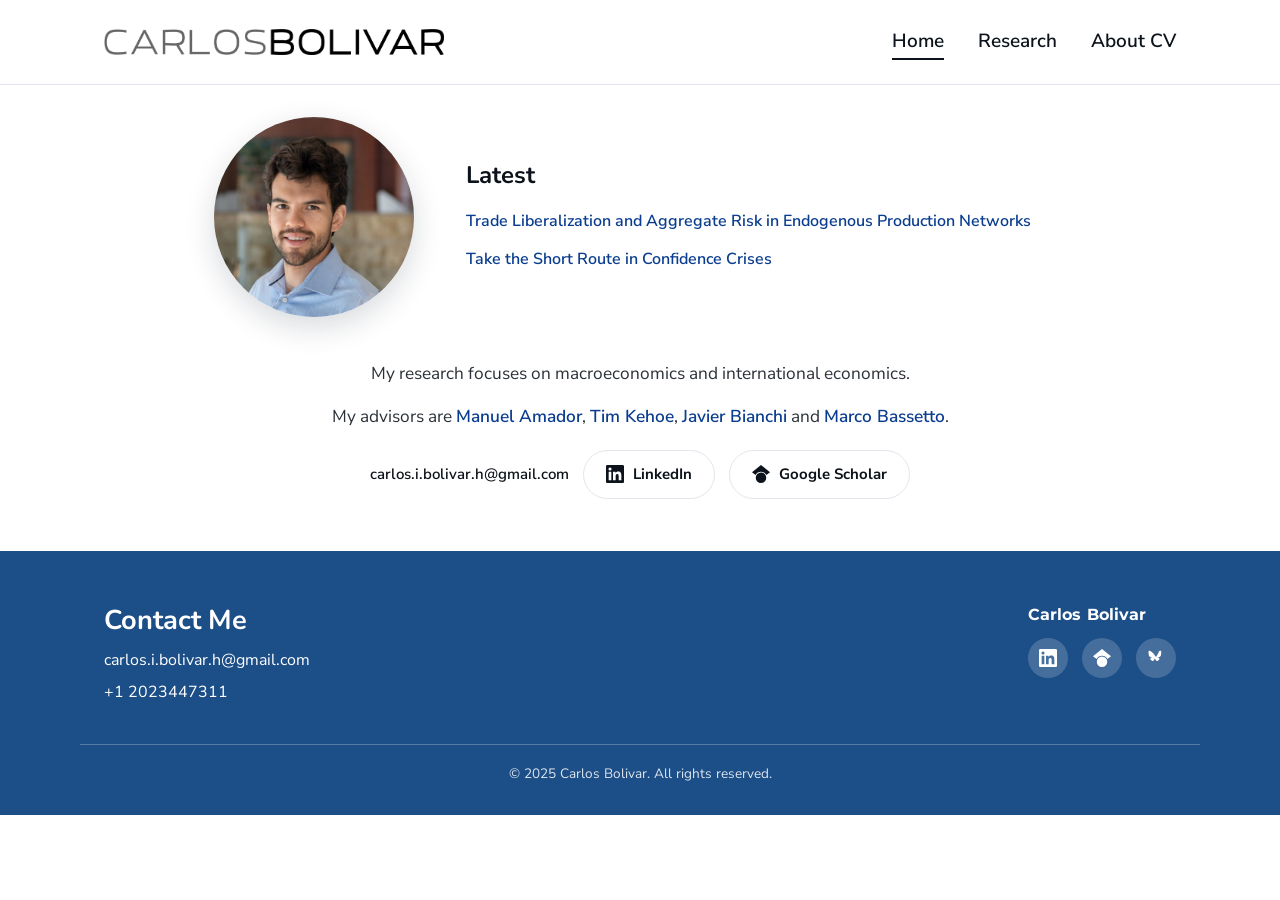
<file: index.html>
<!DOCTYPE html>
<html lang="en">
<head>
  <meta charset="UTF-8">
  <meta name="viewport" content="width=device-width, initial-scale=1.0">
  <title>Carlos Bolivar Ph.D. Student in Economics | Carlos Bolivar</title>
  <meta name="description" content="I am a Ph.D. candidate in Economics at the University of Minnesota and a Research Analyst at the Federal Reserve Bank of Minneapolis. My research focuses on macroeconomics and international economics.">
  <link rel="preconnect" href="https://fonts.googleapis.com">
  <link rel="preconnect" href="https://fonts.gstatic.com" crossorigin>
  <link href="https://fonts.googleapis.com/css2?family=Nunito:wght@300;400;600;700;800&family=Nunito+Sans:wght@300;400;600;700;800&family=Inter:wght@400;600;700&family=Montserrat:wght@500;600;700;800&display=swap" rel="stylesheet">
  <link rel="stylesheet" href="styles.css?v=2">
</head>
<body>
  <header class="navbar">
    <div class="container nav-inner">
      <a href="index.html" class="nav-logo"><img src="img/logo.png" alt="Carlos Bolivar"></a>
      <button class="nav-toggle" aria-label="Menu"><span></span><span></span><span></span></button>
      <ul class="nav-links">
        <li><a href="index.html" class="active">Home</a></li>
        <li><a href="research.html">Research</a></li>
        <li><a href="about-cv.html">About CV</a></li>
      </ul>
    </div>
  </header>

  <main class="profile">
    <div class="container">
      <div class="profile-top">
        <img class="profile-photo" src="img/photo.jpg" alt="Carlos Bolivar">
        <div class="latest-inner">
          <h2 class="latest-title">Latest</h2>
          <ul class="latest-list">
            <li><a href="Working_papers_drafts/Trade_Comovement_draft.pdf" target="_blank" rel="noopener">Trade Liberalization and Aggregate Risk in Endogenous Production Networks</a></li>
            <li><a href="Working_papers_drafts/Quantitative_Self_fulfilling_Crises.pdf" target="_blank" rel="noopener">Take the Short Route in Confidence Crises</a></li>
          </ul>
        </div>
      </div>
      <div class="profile-bio">
        <p>My research focuses on macroeconomics and international economics.</p>
        <p>My advisors are
           <a href="https://manuelamador.me/" target="_blank" rel="noopener">Manuel Amador</a>,
           <a href="https://users.econ.umn.edu/~tkehoe/" target="_blank" rel="noopener">Tim Kehoe</a>,
           <a href="http://www.javierbianchi.com/" target="_blank" rel="noopener">Javier Bianchi</a> and
           <a href="https://m-bassetto.github.io/" target="_blank" rel="noopener">Marco Bassetto</a>.</p>
      </div>
      <div class="profile-links">
        <a class="email-inline" href="mailto:carlos.i.bolivar.h@gmail.com">carlos.i.bolivar.h@gmail.com</a>
        <a class="link-btn" href="https://www.linkedin.com/in/carlos-ivan-bolivar-herrera-281843117/" target="_blank" rel="noopener">
          <svg viewBox="0 0 24 24" aria-hidden="true"><path d="M20.45 20.45h-3.56v-5.57c0-1.33 0-3.04-1.85-3.04-1.85 0-2.14 1.45-2.14 2.94v5.67H9.34V9h3.42v1.56h.05c.48-.9 1.64-1.85 3.38-1.85 3.6 0 4.27 2.37 4.27 5.46v6.28zM5.34 7.43a2.07 2.07 0 1 1 0-4.14 2.07 2.07 0 0 1 0 4.14zM7.12 20.45H3.55V9h3.57v11.45zM22.22 0H1.77C.8 0 0 .78 0 1.74v20.5C0 23.2.8 24 1.77 24h20.45c.98 0 1.78-.8 1.78-1.76V1.74C24 .78 23.2 0 22.22 0z"/></svg>
          LinkedIn
        </a>
        <a class="link-btn" href="https://scholar.google.com/citations?user=yZEQSfkAAAAJ&hl=en" target="_blank" rel="noopener">
          <svg viewBox="0 0 24 24" aria-hidden="true"><path d="M12 24a7 7 0 1 1 0-14 7 7 0 0 1 0 14zm0-24L0 9.5l4.84 3.77A8 8 0 0 1 12 9a8 8 0 0 1 7.16 4.27L24 9.5z"/></svg>
          Google Scholar
        </a>
      </div>
    </div>
  </main>

  <footer class="footer">
    <div class="container footer-inner">
      <div>
        <h4 class="big">Contact Me</h4>
        <p class="contact-line"><a href="mailto:carlos.i.bolivar.h@gmail.com">carlos.i.bolivar.h@gmail.com</a></p>
        <p class="contact-line"><a href="tel:+12023447311">+1 2023447311</a></p>
      </div>
      <div>
        <h4 class="brand">Carlos Bolivar</h4>
        <div class="socials">
          <a href="https://www.linkedin.com/in/carlos-ivan-bolivar-herrera-281843117/" target="_blank" rel="noopener" aria-label="LinkedIn"><svg viewBox="0 0 24 24"><path d="M20.45 20.45h-3.56v-5.57c0-1.33 0-3.04-1.85-3.04-1.85 0-2.14 1.45-2.14 2.94v5.67H9.34V9h3.42v1.56h.05c.48-.9 1.64-1.85 3.38-1.85 3.6 0 4.27 2.37 4.27 5.46v6.28zM5.34 7.43a2.07 2.07 0 1 1 0-4.14 2.07 2.07 0 0 1 0 4.14zM7.12 20.45H3.55V9h3.57v11.45zM22.22 0H1.77C.8 0 0 .78 0 1.74v20.5C0 23.2.8 24 1.77 24h20.45c.98 0 1.78-.8 1.78-1.76V1.74C24 .78 23.2 0 22.22 0z"/></svg></a>
          <a href="https://scholar.google.com/citations?user=yZEQSfkAAAAJ&hl=en" target="_blank" rel="noopener" aria-label="Google Scholar"><svg viewBox="0 0 24 24"><path d="M12 24a7 7 0 1 1 0-14 7 7 0 0 1 0 14zm0-24L0 9.5l4.84 3.77A8 8 0 0 1 12 9a8 8 0 0 1 7.16 4.27L24 9.5z"/></svg></a>
          <a href="https://bsky.app/profile/carlosbolivar03.bsky.social" target="_blank" rel="noopener" aria-label="Bluesky"><svg viewBox="0 0 24 24"><path d="M12 10.8C10.9 8.6 7.9 4.6 5.1 2.9 3.9 2.1 2 1.5 2 3.7c0 .5.3 4.1.4 4.7.6 2.3 2.9 2.9 5 2.6-3.1.5-3.8 2.1-2.1 3.7 3.2 3.1 4.6-.8 4.9-1.8.1-.2.2-.3.3-.3.1 0 .2.1.3.3.3 1 1.7 4.9 4.9 1.8 1.7-1.6 1-3.2-2.1-3.7 2.1.3 4.4-.3 5-2.6.1-.6.4-4.2.4-4.7 0-2.2-1.9-1.6-3.1-.8C16.1 4.6 13.1 8.6 12 10.8z"/></svg></a>
        </div>
      </div>
    </div>
    <div class="container footer-bottom">© 2025 Carlos Bolivar. All rights reserved.</div>
  </footer>

  <script src="script.js"></script>
</body>
</html>
</file>
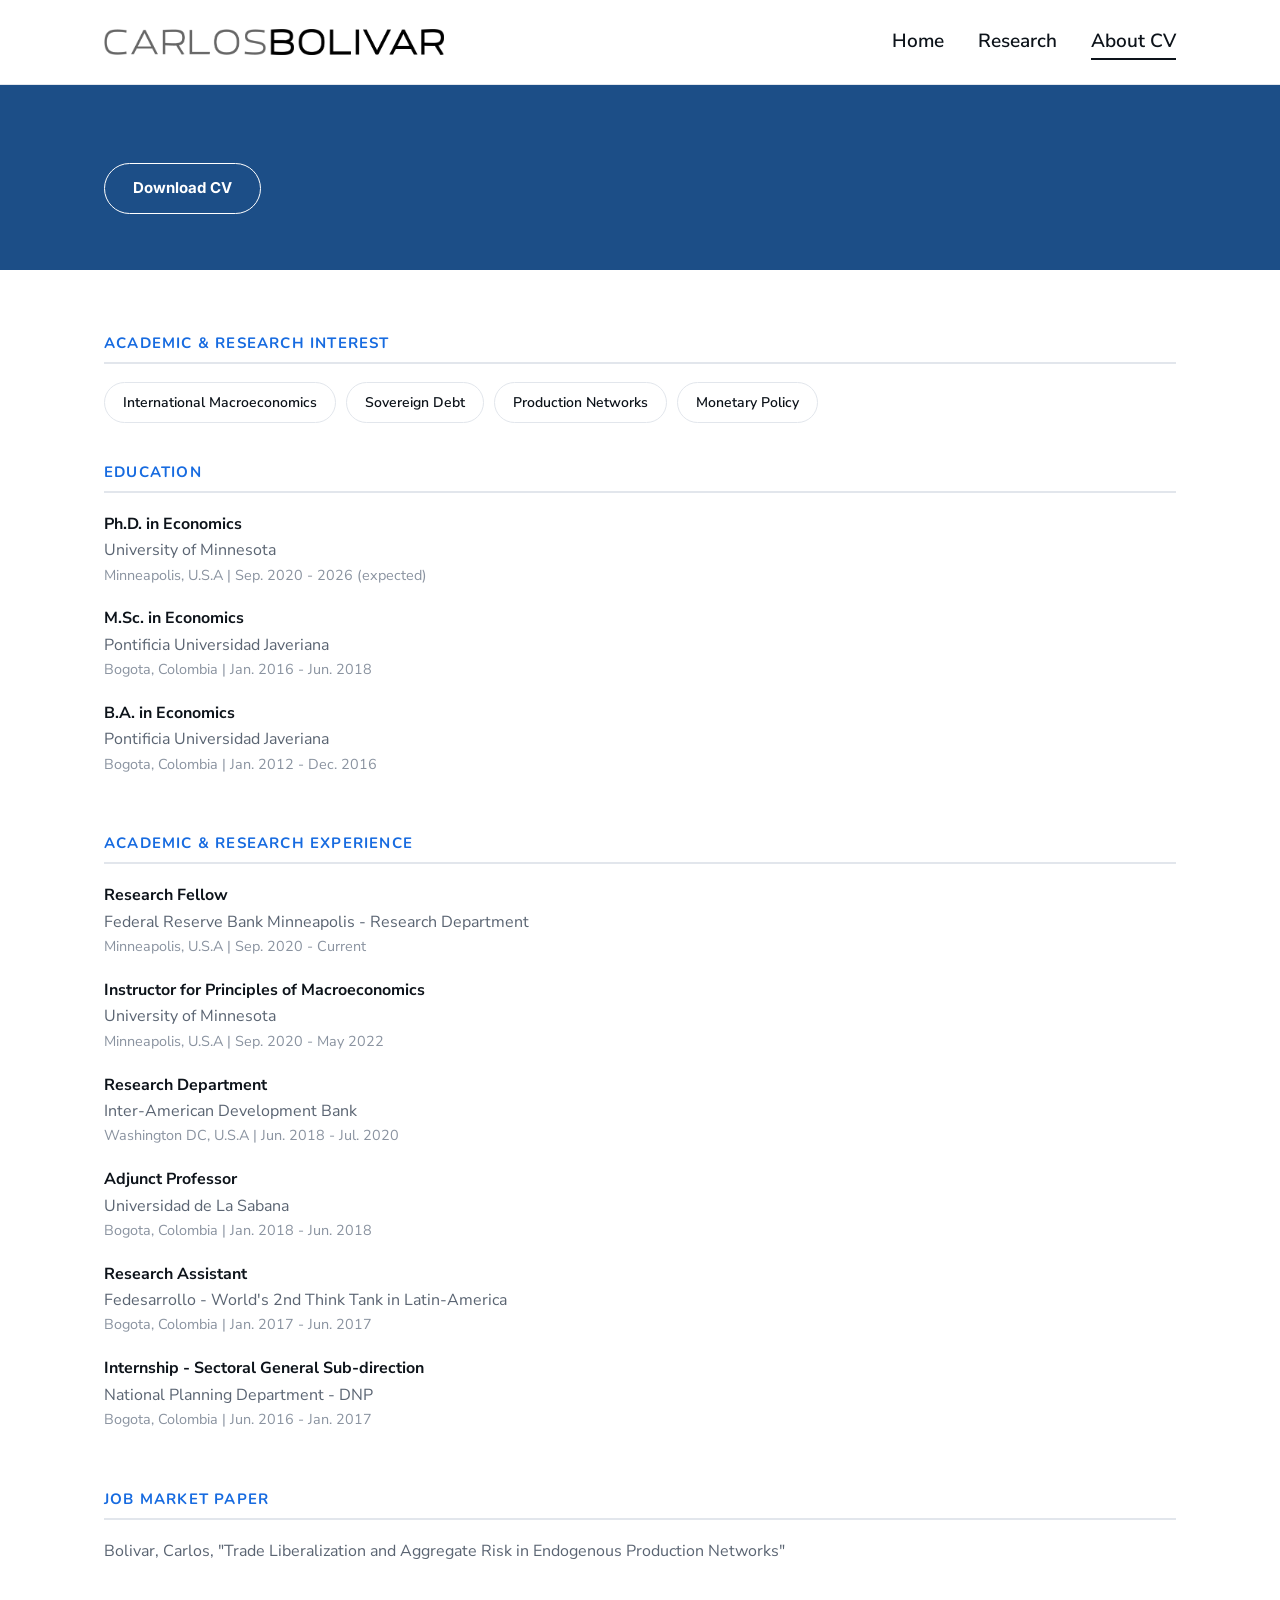
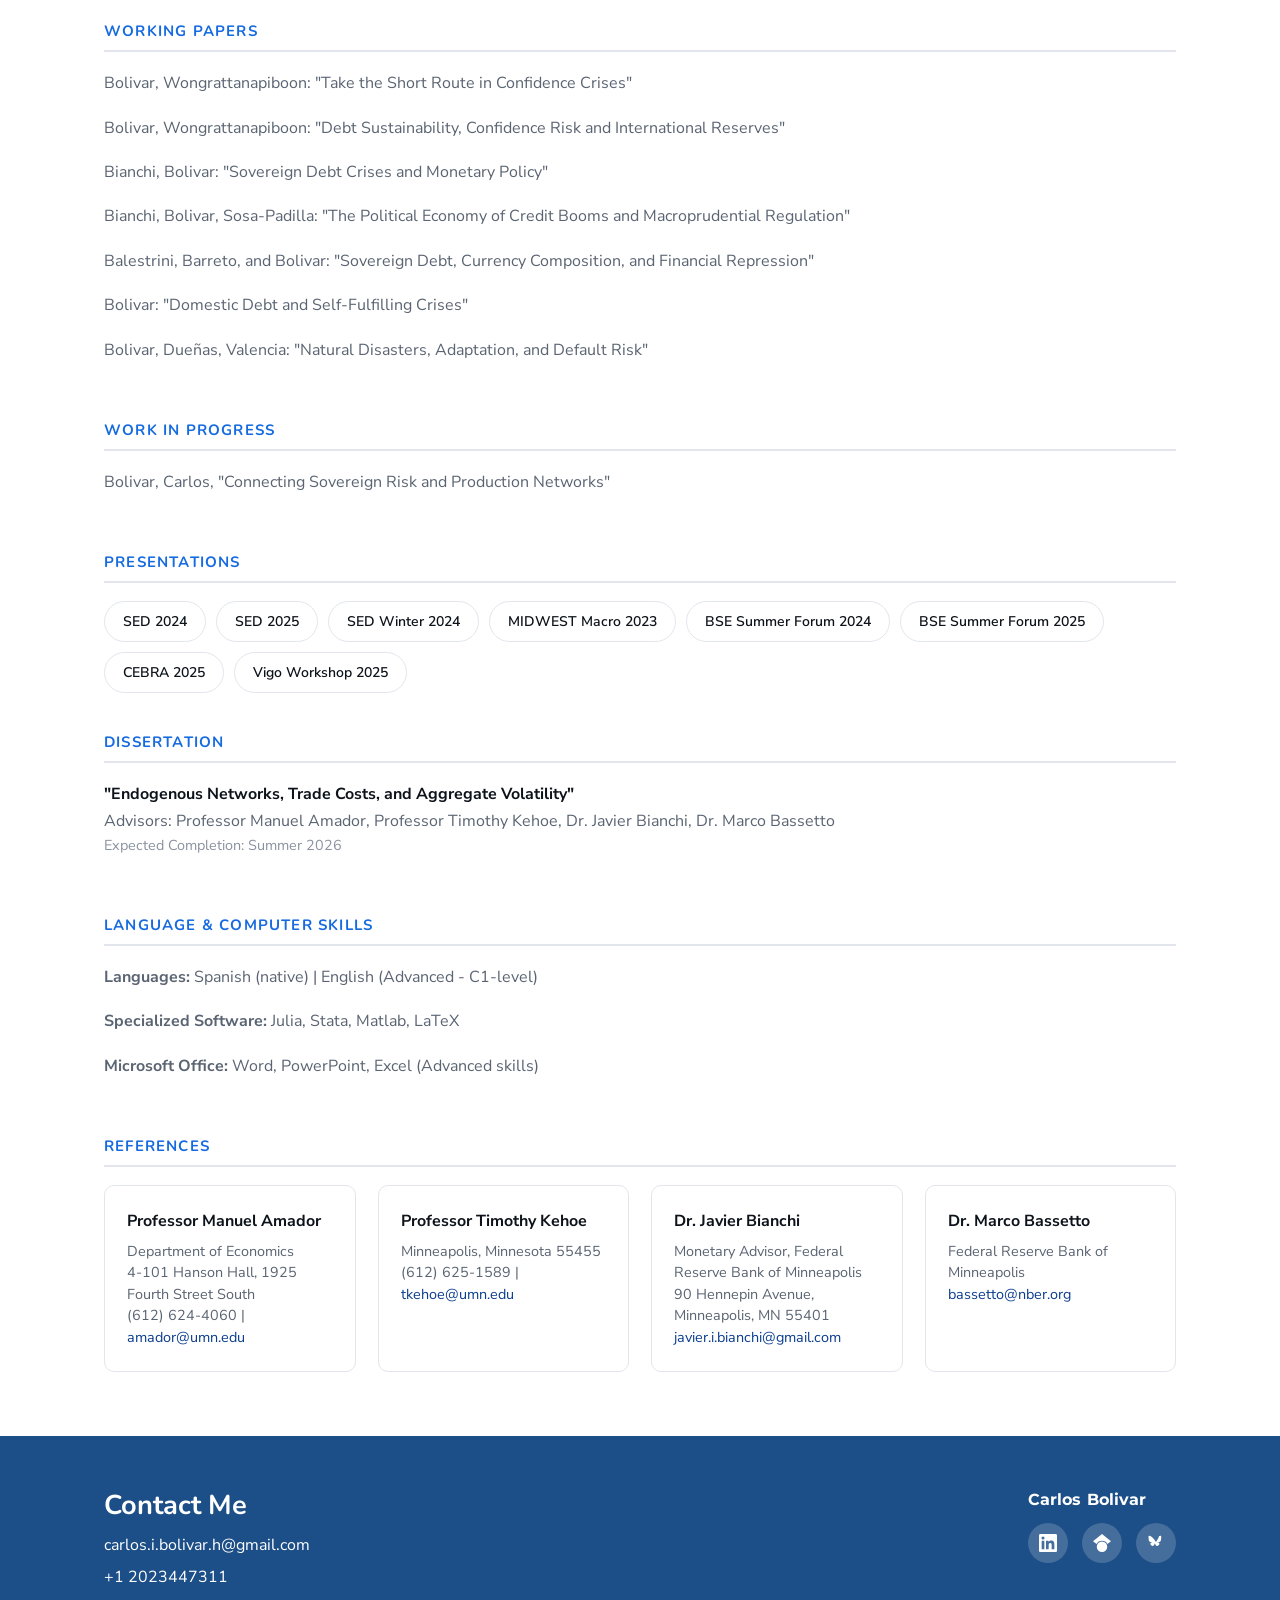
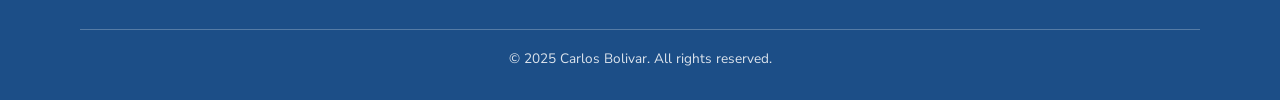
<file: about-cv.html>
<!DOCTYPE html>
<html lang="en">
<head>
  <meta charset="UTF-8">
  <meta name="viewport" content="width=device-width, initial-scale=1.0">
  <title>Carlos Bolivar - Ph.D. Student in Economics at University of Minnesota</title>
  <meta name="description" content="Curriculum vitae of Carlos Bolivar — education, experience, working papers and references.">
  <link rel="preconnect" href="https://fonts.googleapis.com">
  <link rel="preconnect" href="https://fonts.gstatic.com" crossorigin>
  <link href="https://fonts.googleapis.com/css2?family=Nunito:wght@300;400;600;700;800&family=Nunito+Sans:wght@300;400;600;700;800&family=Inter:wght@400;600;700&family=Montserrat:wght@500;600;700;800&display=swap" rel="stylesheet">
  <link rel="stylesheet" href="styles.css?v=2">
</head>
<body>
  <header class="navbar">
    <div class="container nav-inner">
      <a href="index.html" class="nav-logo"><img src="img/logo.png" alt="Carlos Bolivar"></a>
      <button class="nav-toggle" aria-label="Menu"><span></span><span></span><span></span></button>
      <ul class="nav-links">
        <li><a href="index.html">Home</a></li>
        <li><a href="research.html">Research</a></li>
        <li><a href="about-cv.html" class="active">About CV</a></li>
      </ul>
    </div>
  </header>

  <section class="cv-head">
    <div class="container">
      <div class="btn-row">
        <a class="btn btn-outline" href="img/CV_Carlos_Bolivar.pdf" target="_blank" rel="noopener">Download CV</a>
      </div>
    </div>
  </section>

  <section class="section">
    <div class="container cv-grid">

      <div class="cv-block">
        <h3>Academic &amp; Research Interest</h3>
        <div class="cv-tags">
          <span>International Macroeconomics</span>
          <span>Sovereign Debt</span>
          <span>Production Networks</span>
          <span>Monetary Policy</span>
        </div>
      </div>

      <div class="cv-block">
        <h3>Education</h3>
        <div class="cv-entry">
          <div class="role">Ph.D. in Economics</div>
          <div class="org">University of Minnesota</div>
          <div class="meta">Minneapolis, U.S.A | Sep. 2020 - 2026 (expected)</div>
        </div>
        <div class="cv-entry">
          <div class="role">M.Sc. in Economics</div>
          <div class="org">Pontificia Universidad Javeriana</div>
          <div class="meta">Bogota, Colombia | Jan. 2016 - Jun. 2018</div>
        </div>
        <div class="cv-entry">
          <div class="role">B.A. in Economics</div>
          <div class="org">Pontificia Universidad Javeriana</div>
          <div class="meta">Bogota, Colombia | Jan. 2012 - Dec. 2016</div>
        </div>
      </div>

      <div class="cv-block">
        <h3>Academic &amp; Research Experience</h3>
        <div class="cv-entry">
          <div class="role">Research Fellow</div>
          <div class="org">Federal Reserve Bank Minneapolis - Research Department</div>
          <div class="meta">Minneapolis, U.S.A | Sep. 2020 - Current</div>
        </div>
        <div class="cv-entry">
          <div class="role">Instructor for Principles of Macroeconomics</div>
          <div class="org">University of Minnesota</div>
          <div class="meta">Minneapolis, U.S.A | Sep. 2020 - May 2022</div>
        </div>
        <div class="cv-entry">
          <div class="role">Research Department</div>
          <div class="org">Inter-American Development Bank</div>
          <div class="meta">Washington DC, U.S.A | Jun. 2018 - Jul. 2020</div>
        </div>
        <div class="cv-entry">
          <div class="role">Adjunct Professor</div>
          <div class="org">Universidad de La Sabana</div>
          <div class="meta">Bogota, Colombia | Jan. 2018 - Jun. 2018</div>
        </div>
        <div class="cv-entry">
          <div class="role">Research Assistant</div>
          <div class="org">Fedesarrollo - World's 2nd Think Tank in Latin-America</div>
          <div class="meta">Bogota, Colombia | Jan. 2017 - Jun. 2017</div>
        </div>
        <div class="cv-entry">
          <div class="role">Internship - Sectoral General Sub-direction</div>
          <div class="org">National Planning Department - DNP</div>
          <div class="meta">Bogota, Colombia | Jun. 2016 - Jan. 2017</div>
        </div>
      </div>

      <div class="cv-block">
        <h3>Job Market Paper</h3>
        <div class="cv-entry">
          <div class="org">Bolivar, Carlos, "Trade Liberalization and Aggregate Risk in Endogenous Production Networks"</div>
        </div>
      </div>

      <div class="cv-block">
        <h3>Working Papers</h3>
        <div class="cv-entry"><div class="org">Bolivar, Wongrattanapiboon: "Take the Short Route in Confidence Crises"</div></div>
        <div class="cv-entry"><div class="org">Bolivar, Wongrattanapiboon: "Debt Sustainability, Confidence Risk and International Reserves"</div></div>
        <div class="cv-entry"><div class="org">Bianchi, Bolivar: "Sovereign Debt Crises and Monetary Policy"</div></div>
        <div class="cv-entry"><div class="org">Bianchi, Bolivar, Sosa-Padilla: "The Political Economy of Credit Booms and Macroprudential Regulation"</div></div>
        <div class="cv-entry"><div class="org">Balestrini, Barreto, and Bolivar: "Sovereign Debt, Currency Composition, and Financial Repression"</div></div>
        <div class="cv-entry"><div class="org">Bolivar: "Domestic Debt and Self-Fulfilling Crises"</div></div>
        <div class="cv-entry"><div class="org">Bolivar, Dueñas, Valencia: "Natural Disasters, Adaptation, and Default Risk"</div></div>
      </div>

      <div class="cv-block">
        <h3>Work in Progress</h3>
        <div class="cv-entry"><div class="org">Bolivar, Carlos, "Connecting Sovereign Risk and Production Networks"</div></div>
      </div>

      <div class="cv-block">
        <h3>Presentations</h3>
        <div class="cv-tags">
          <span>SED 2024</span><span>SED 2025</span><span>SED Winter 2024</span>
          <span>MIDWEST Macro 2023</span><span>BSE Summer Forum 2024</span><span>BSE Summer Forum 2025</span>
          <span>CEBRA 2025</span><span>Vigo Workshop 2025</span>
        </div>
      </div>

      <div class="cv-block">
        <h3>Dissertation</h3>
        <div class="cv-entry">
          <div class="role">"Endogenous Networks, Trade Costs, and Aggregate Volatility"</div>
          <div class="org">Advisors: Professor Manuel Amador, Professor Timothy Kehoe, Dr. Javier Bianchi, Dr. Marco Bassetto</div>
          <div class="meta">Expected Completion: Summer 2026</div>
        </div>
      </div>

      <div class="cv-block">
        <h3>Language &amp; Computer Skills</h3>
        <div class="cv-entry"><div class="org"><strong>Languages:</strong> Spanish (native) | English (Advanced - C1-level)</div></div>
        <div class="cv-entry"><div class="org"><strong>Specialized Software:</strong> Julia, Stata, Matlab, LaTeX</div></div>
        <div class="cv-entry"><div class="org"><strong>Microsoft Office:</strong> Word, PowerPoint, Excel (Advanced skills)</div></div>
      </div>

      <div class="cv-block">
        <h3>References</h3>
        <div class="refs">
          <div class="ref-card">
            <div class="name">Professor Manuel Amador</div>
            <div class="meta">Department of Economics<br>4-101 Hanson Hall, 1925 Fourth Street South</div>
            <div class="meta">(612) 624-4060 | <a href="mailto:amador@umn.edu">amador@umn.edu</a></div>
          </div>
          <div class="ref-card">
            <div class="name">Professor Timothy Kehoe</div>
            <div class="meta">Minneapolis, Minnesota 55455</div>
            <div class="meta">(612) 625-1589 | <a href="mailto:tkehoe@umn.edu">tkehoe@umn.edu</a></div>
          </div>
          <div class="ref-card">
            <div class="name">Dr. Javier Bianchi</div>
            <div class="meta">Monetary Advisor, Federal Reserve Bank of Minneapolis<br>90 Hennepin Avenue, Minneapolis, MN 55401</div>
            <div class="meta"><a href="mailto:javier.i.bianchi@gmail.com">javier.i.bianchi@gmail.com</a></div>
          </div>
          <div class="ref-card">
            <div class="name">Dr. Marco Bassetto</div>
            <div class="meta">Federal Reserve Bank of Minneapolis</div>
            <div class="meta"><a href="mailto:bassetto@nber.org">bassetto@nber.org</a></div>
          </div>
        </div>
      </div>

    </div>
  </section>

  <footer class="footer">
    <div class="container footer-inner">
      <div>
        <h4 class="big">Contact Me</h4>
        <p class="contact-line"><a href="mailto:carlos.i.bolivar.h@gmail.com">carlos.i.bolivar.h@gmail.com</a></p>
        <p class="contact-line"><a href="tel:+12023447311">+1 2023447311</a></p>
      </div>
      <div>
        <h4 class="brand">Carlos Bolivar</h4>
        <div class="socials">
          <a href="https://www.linkedin.com/in/carlos-ivan-bolivar-herrera-281843117/" target="_blank" rel="noopener" aria-label="LinkedIn"><svg viewBox="0 0 24 24"><path d="M20.45 20.45h-3.56v-5.57c0-1.33 0-3.04-1.85-3.04-1.85 0-2.14 1.45-2.14 2.94v5.67H9.34V9h3.42v1.56h.05c.48-.9 1.64-1.85 3.38-1.85 3.6 0 4.27 2.37 4.27 5.46v6.28zM5.34 7.43a2.07 2.07 0 1 1 0-4.14 2.07 2.07 0 0 1 0 4.14zM7.12 20.45H3.55V9h3.57v11.45zM22.22 0H1.77C.8 0 0 .78 0 1.74v20.5C0 23.2.8 24 1.77 24h20.45c.98 0 1.78-.8 1.78-1.76V1.74C24 .78 23.2 0 22.22 0z"/></svg></a>
          <a href="https://scholar.google.com/citations?user=yZEQSfkAAAAJ&hl=en" target="_blank" rel="noopener" aria-label="Google Scholar"><svg viewBox="0 0 24 24"><path d="M12 24a7 7 0 1 1 0-14 7 7 0 0 1 0 14zm0-24L0 9.5l4.84 3.77A8 8 0 0 1 12 9a8 8 0 0 1 7.16 4.27L24 9.5z"/></svg></a>
          <a href="https://bsky.app/profile/carlosbolivar03.bsky.social" target="_blank" rel="noopener" aria-label="Bluesky"><svg viewBox="0 0 24 24"><path d="M12 10.8C10.9 8.6 7.9 4.6 5.1 2.9 3.9 2.1 2 1.5 2 3.7c0 .5.3 4.1.4 4.7.6 2.3 2.9 2.9 5 2.6-3.1.5-3.8 2.1-2.1 3.7 3.2 3.1 4.6-.8 4.9-1.8.1-.2.2-.3.3-.3.1 0 .2.1.3.3.3 1 1.7 4.9 4.9 1.8 1.7-1.6 1-3.2-2.1-3.7 2.1.3 4.4-.3 5-2.6.1-.6.4-4.2.4-4.7 0-2.2-1.9-1.6-3.1-.8C16.1 4.6 13.1 8.6 12 10.8z"/></svg></a>
        </div>
      </div>
    </div>
    <div class="container footer-bottom">© 2025 Carlos Bolivar. All rights reserved.</div>
  </footer>

  <script src="script.js"></script>
</body>
</html>
</file>
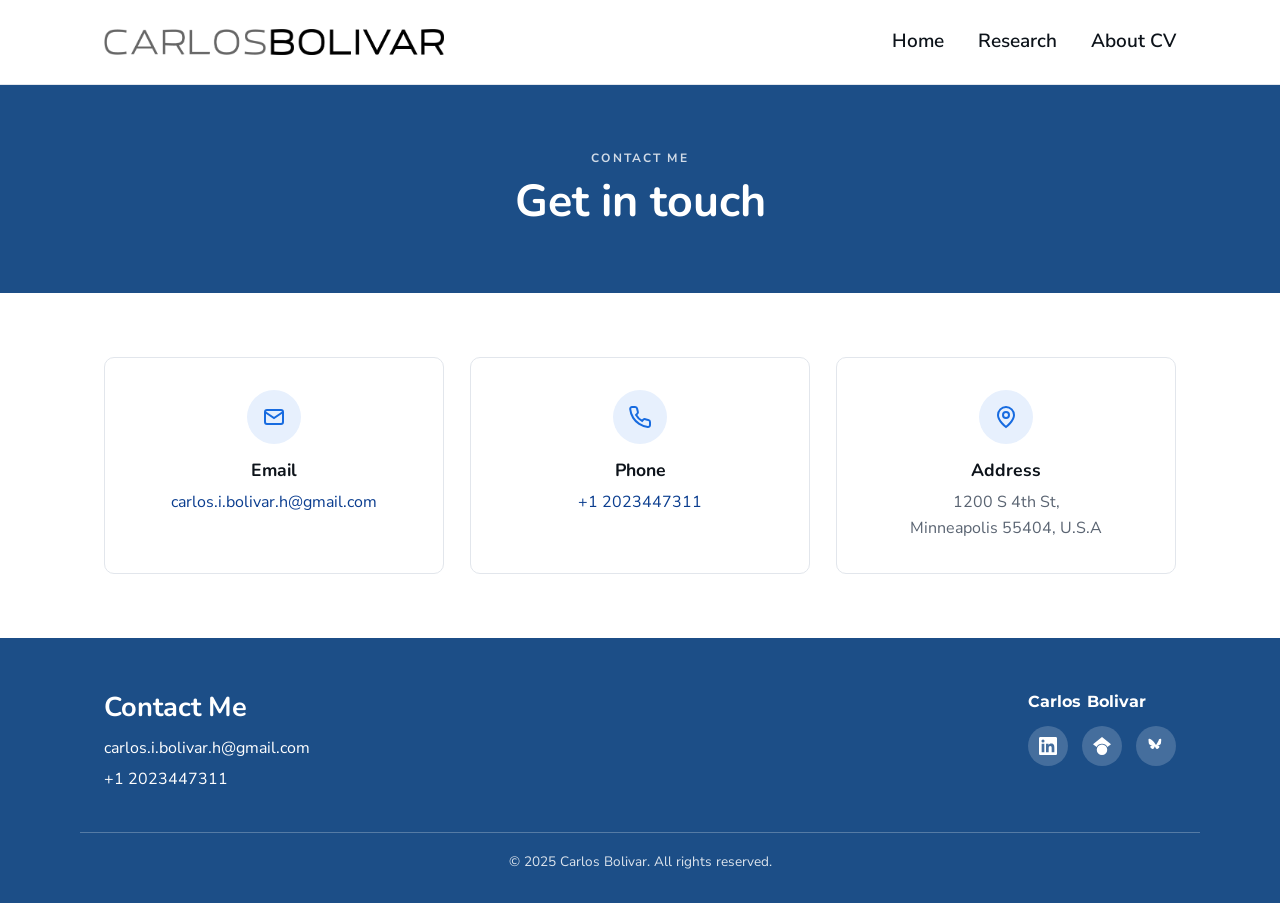
<file: contacts.html>
<!DOCTYPE html>
<html lang="en">
<head>
  <meta charset="UTF-8">
  <meta name="viewport" content="width=device-width, initial-scale=1.0">
  <title>Carlos Bolivar | Ph.D. Student in Economics | University of Minnesota</title>
  <meta name="description" content="Get in touch with Carlos Bolivar.">
  <link rel="preconnect" href="https://fonts.googleapis.com">
  <link rel="preconnect" href="https://fonts.gstatic.com" crossorigin>
  <link href="https://fonts.googleapis.com/css2?family=Nunito:wght@300;400;600;700;800&family=Nunito+Sans:wght@300;400;600;700;800&family=Inter:wght@400;600;700&family=Montserrat:wght@500;600;700;800&display=swap" rel="stylesheet">
  <link rel="stylesheet" href="styles.css?v=2">
</head>
<body>
  <header class="navbar">
    <div class="container nav-inner">
      <a href="index.html" class="nav-logo"><img src="img/logo.png" alt="Carlos Bolivar"></a>
      <button class="nav-toggle" aria-label="Menu"><span></span><span></span><span></span></button>
      <ul class="nav-links">
        <li><a href="index.html">Home</a></li>
        <li><a href="research.html">Research</a></li>
        <li><a href="about-cv.html">About CV</a></li>
      </ul>
    </div>
  </header>

  <section class="contact-hero">
    <div class="container">
      <p class="eyebrow">Contact Me</p>
      <h1>Get in touch</h1>
    </div>
  </section>

  <section class="section">
    <div class="container">
      <div class="contact-grid">
        <div class="contact-card">
          <div class="ic"><svg viewBox="0 0 24 24" fill="none" stroke="currentColor" stroke-width="2"><rect x="3" y="5" width="18" height="14" rx="2"/><path d="m3 7 9 6 9-6"/></svg></div>
          <h3>Email</h3>
          <p><a href="mailto:carlos.i.bolivar.h@gmail.com">carlos.i.bolivar.h@gmail.com</a></p>
        </div>
        <div class="contact-card">
          <div class="ic"><svg viewBox="0 0 24 24" fill="none" stroke="currentColor" stroke-width="2"><path d="M22 16.9v3a2 2 0 0 1-2.2 2 19.8 19.8 0 0 1-8.6-3 19.5 19.5 0 0 1-6-6 19.8 19.8 0 0 1-3-8.7A2 2 0 0 1 4.1 2h3a2 2 0 0 1 2 1.7c.1 1 .4 1.9.7 2.8a2 2 0 0 1-.5 2.1L8.1 9.9a16 16 0 0 0 6 6l1.3-1.3a2 2 0 0 1 2.1-.4c.9.3 1.8.6 2.8.7a2 2 0 0 1 1.7 2z"/></svg></div>
          <h3>Phone</h3>
          <p><a href="tel:+12023447311">+1 2023447311</a></p>
        </div>
        <div class="contact-card">
          <div class="ic"><svg viewBox="0 0 24 24" fill="none" stroke="currentColor" stroke-width="2"><path d="M20 10c0 6-8 12-8 12s-8-6-8-12a8 8 0 0 1 16 0z"/><circle cx="12" cy="10" r="3"/></svg></div>
          <h3>Address</h3>
          <p>1200 S 4th St,<br>Minneapolis 55404, U.S.A</p>
        </div>
      </div>
    </div>
  </section>

  <footer class="footer">
    <div class="container footer-inner">
      <div>
        <h4 class="big">Contact Me</h4>
        <p class="contact-line"><a href="mailto:carlos.i.bolivar.h@gmail.com">carlos.i.bolivar.h@gmail.com</a></p>
        <p class="contact-line"><a href="tel:+12023447311">+1 2023447311</a></p>
      </div>
      <div>
        <h4 class="brand">Carlos Bolivar</h4>
        <div class="socials">
          <a href="https://www.linkedin.com/in/carlos-ivan-bolivar-herrera-281843117/" target="_blank" rel="noopener" aria-label="LinkedIn"><svg viewBox="0 0 24 24"><path d="M20.45 20.45h-3.56v-5.57c0-1.33 0-3.04-1.85-3.04-1.85 0-2.14 1.45-2.14 2.94v5.67H9.34V9h3.42v1.56h.05c.48-.9 1.64-1.85 3.38-1.85 3.6 0 4.27 2.37 4.27 5.46v6.28zM5.34 7.43a2.07 2.07 0 1 1 0-4.14 2.07 2.07 0 0 1 0 4.14zM7.12 20.45H3.55V9h3.57v11.45zM22.22 0H1.77C.8 0 0 .78 0 1.74v20.5C0 23.2.8 24 1.77 24h20.45c.98 0 1.78-.8 1.78-1.76V1.74C24 .78 23.2 0 22.22 0z"/></svg></a>
          <a href="https://scholar.google.com/citations?user=yZEQSfkAAAAJ&hl=en" target="_blank" rel="noopener" aria-label="Google Scholar"><svg viewBox="0 0 24 24"><path d="M12 24a7 7 0 1 1 0-14 7 7 0 0 1 0 14zm0-24L0 9.5l4.84 3.77A8 8 0 0 1 12 9a8 8 0 0 1 7.16 4.27L24 9.5z"/></svg></a>
          <a href="https://bsky.app/profile/carlosbolivar03.bsky.social" target="_blank" rel="noopener" aria-label="Bluesky"><svg viewBox="0 0 24 24"><path d="M12 10.8C10.9 8.6 7.9 4.6 5.1 2.9 3.9 2.1 2 1.5 2 3.7c0 .5.3 4.1.4 4.7.6 2.3 2.9 2.9 5 2.6-3.1.5-3.8 2.1-2.1 3.7 3.2 3.1 4.6-.8 4.9-1.8.1-.2.2-.3.3-.3.1 0 .2.1.3.3.3 1 1.7 4.9 4.9 1.8 1.7-1.6 1-3.2-2.1-3.7 2.1.3 4.4-.3 5-2.6.1-.6.4-4.2.4-4.7 0-2.2-1.9-1.6-3.1-.8C16.1 4.6 13.1 8.6 12 10.8z"/></svg></a>
        </div>
      </div>
    </div>
    <div class="container footer-bottom">© 2025 Carlos Bolivar. All rights reserved.</div>
  </footer>

  <script src="script.js"></script>
</body>
</html>
</file>
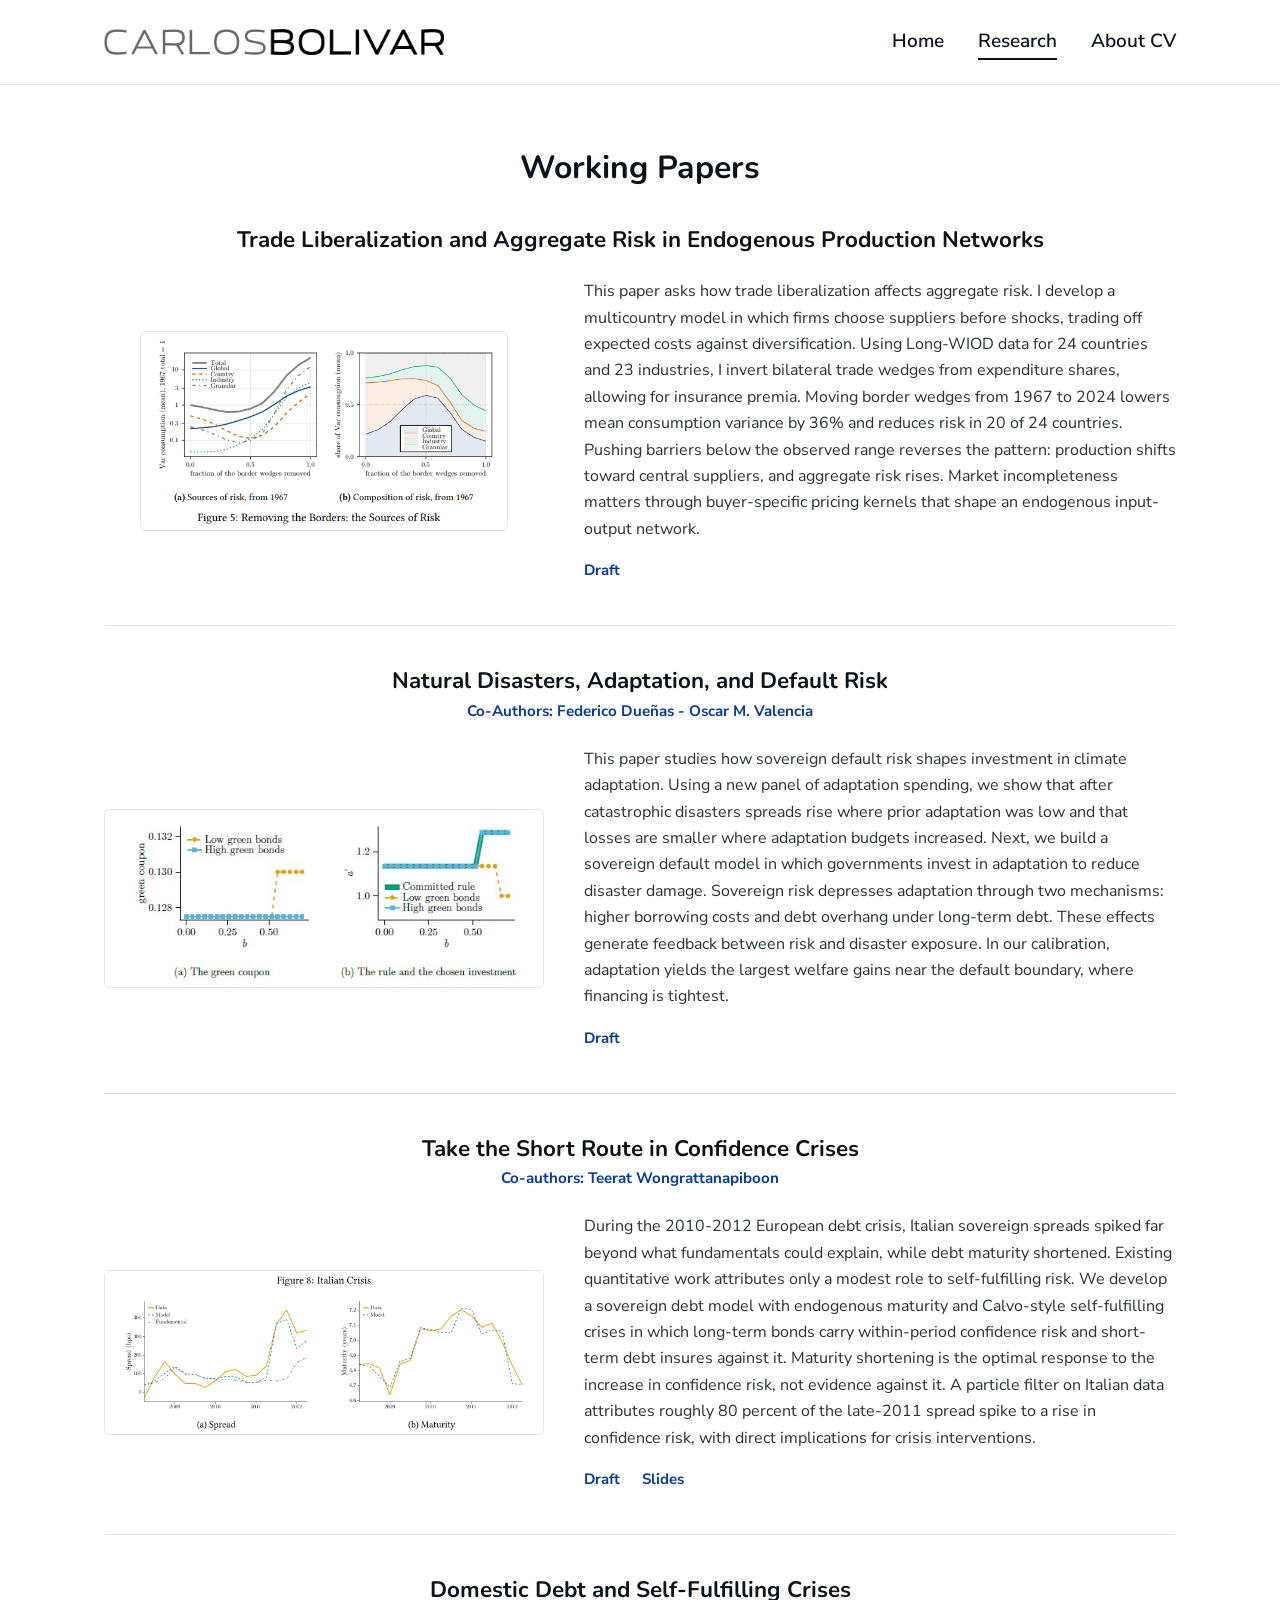
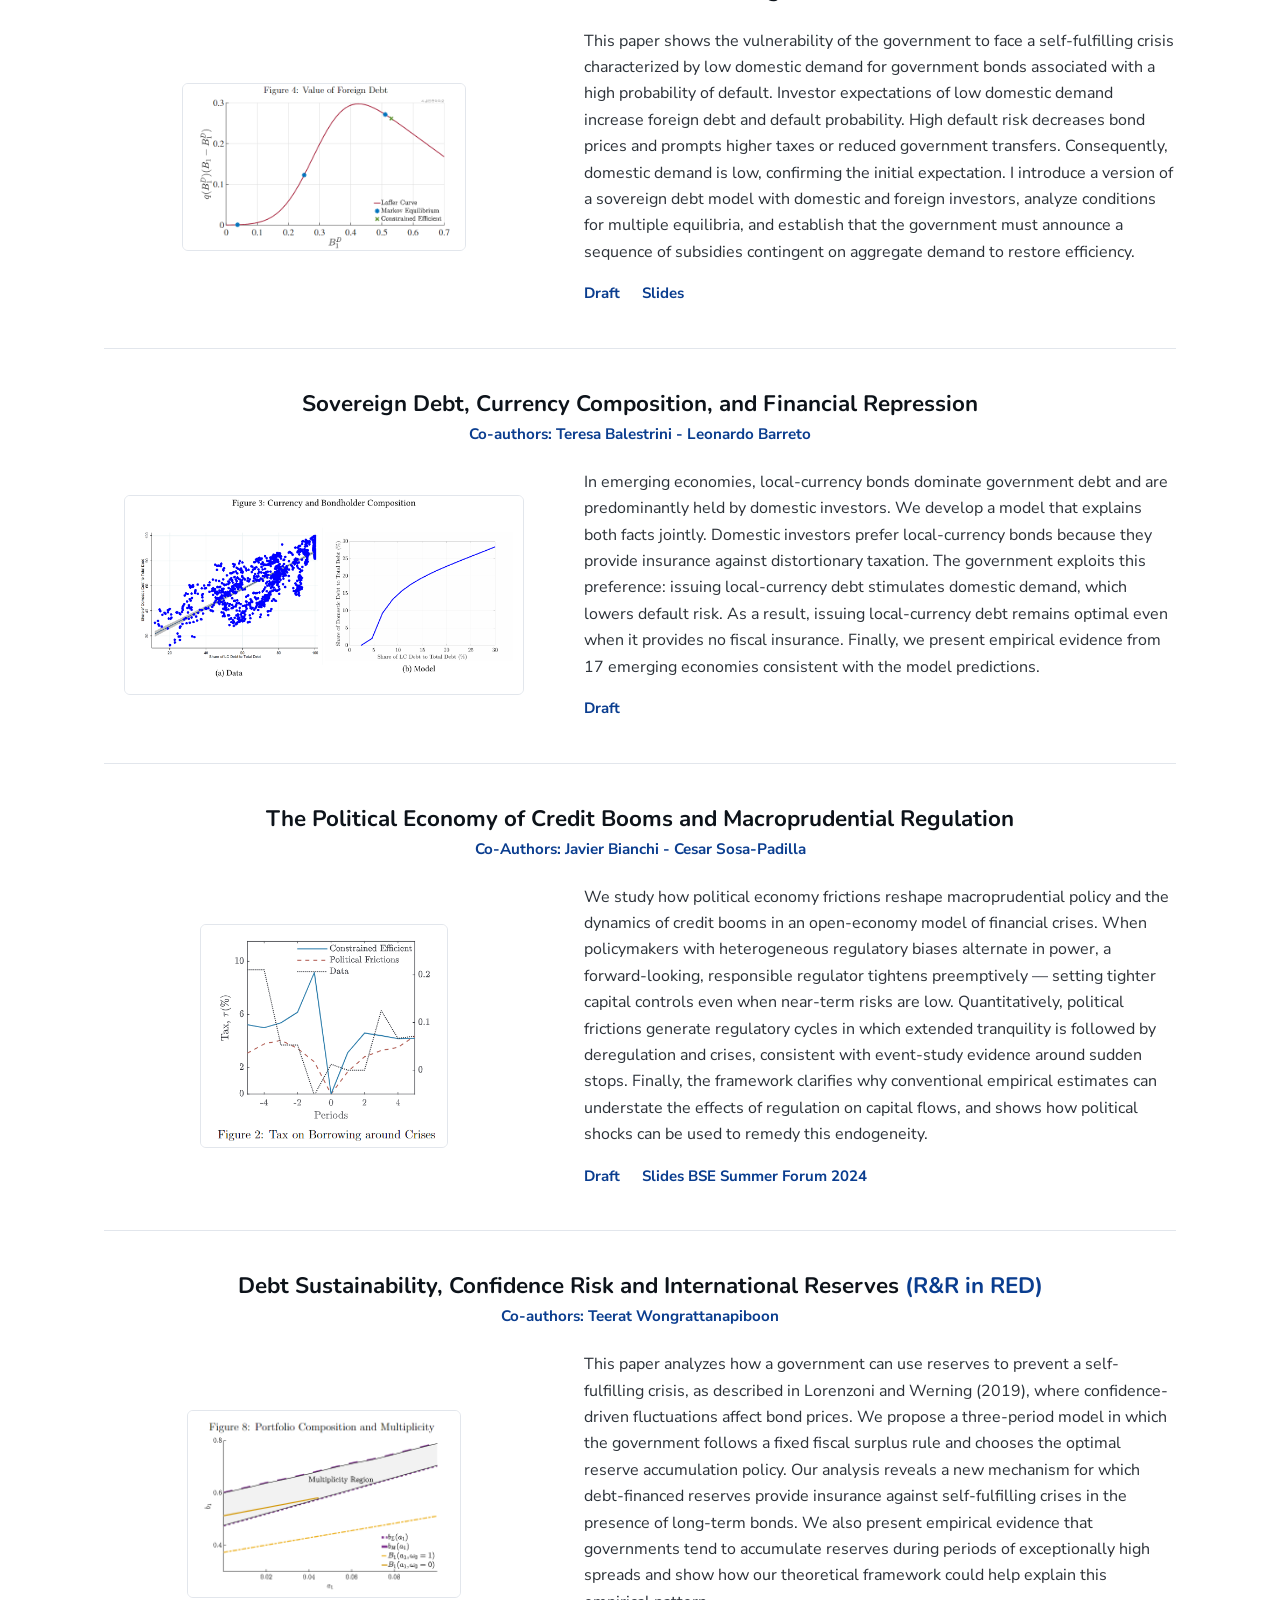
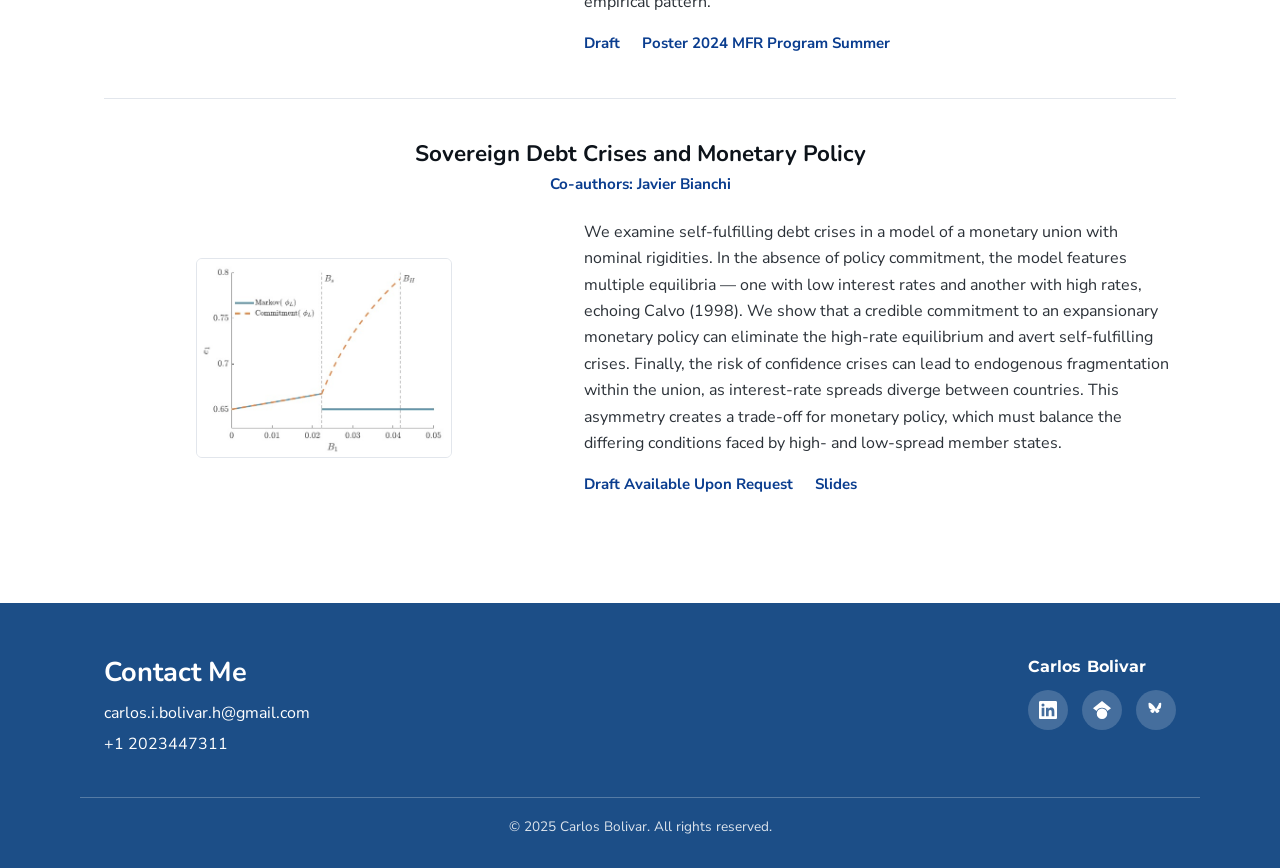
<file: research.html>
<!DOCTYPE html>
<html lang="en">
<head>
  <meta charset="UTF-8">
  <meta name="viewport" content="width=device-width, initial-scale=1.0">
  <title>Carlos Bolivar | Ph.D. Student in Economics | University of Minnesota</title>
  <meta name="description" content="Working papers and work in progress by Carlos Bolivar.">
  <link rel="preconnect" href="https://fonts.googleapis.com">
  <link rel="preconnect" href="https://fonts.gstatic.com" crossorigin>
  <link href="https://fonts.googleapis.com/css2?family=Nunito:wght@300;400;600;700;800&family=Nunito+Sans:wght@300;400;600;700;800&family=Inter:wght@400;600;700&family=Montserrat:wght@500;600;700;800&display=swap" rel="stylesheet">
  <link rel="stylesheet" href="styles.css?v=2">
</head>
<body>
  <header class="navbar">
    <div class="container nav-inner">
      <a href="index.html" class="nav-logo"><img src="img/logo.png" alt="Carlos Bolivar"></a>
      <button class="nav-toggle" aria-label="Menu"><span></span><span></span><span></span></button>
      <ul class="nav-links">
        <li><a href="index.html">Home</a></li>
        <li><a href="research.html" class="active">Research</a></li>
        <li><a href="about-cv.html">About CV</a></li>
      </ul>
    </div>
  </header>

  <section class="section">
    <div class="container">
      <h2 class="papers-title">Working Papers</h2>


      <article class="paper">
        <h3>Trade Liberalization and Aggregate Risk in Endogenous Production Networks</h3>
        <div class="paper-body">
          <div class="fig"><img src="img/fig-trade.png?v=2" alt=""></div>
          <div class="abs">
            <p class="abstract">This paper asks how trade liberalization affects aggregate risk. I develop a
              multicountry model in which firms choose suppliers before shocks, trading off expected costs against
              diversification. Using Long-WIOD data for 24 countries and 23 industries, I invert bilateral trade
              wedges from expenditure shares, allowing for insurance premia. Moving border wedges from 1967 to 2024
              lowers mean consumption variance by 36% and reduces risk in 20 of 24 countries. Pushing barriers below
              the observed range reverses the pattern: production shifts toward central suppliers, and aggregate
              risk rises. Market incompleteness matters through buyer-specific pricing kernels that shape an
              endogenous input-output network.</p>
            <div class="links"><a href="Working_papers_drafts/Trade_Comovement_draft.pdf" target="_blank" rel="noopener">Draft</a></div>
          </div>
        </div>
      </article>

      <article class="paper">
        <h3>Natural Disasters, Adaptation, and Default Risk</h3>
        <p class="authors-c">Co-Authors: Federico Dueñas - Oscar M. Valencia</p>
        <div class="paper-body">
          <div class="fig"><img src="img/fig-disasters.jpg?v=2" alt=""></div>
          <div class="abs">
            <p class="abstract">This paper studies how sovereign default risk shapes investment in climate
              adaptation. Using a new panel of adaptation spending, we show that after catastrophic disasters
              spreads rise where prior adaptation was low and that losses are smaller where adaptation budgets
              increased. Next, we build a sovereign default model in which governments invest in adaptation to
              reduce disaster damage. Sovereign risk depresses adaptation through two mechanisms: higher borrowing
              costs and debt overhang under long-term debt. These effects generate feedback between risk and
              disaster exposure. In our calibration, adaptation yields the largest welfare gains near the default
              boundary, where financing is tightest.</p>
            <div class="links"><a href="Working_papers_drafts/Natural_Disasters_Adaptation_Default.pdf" target="_blank" rel="noopener">Draft</a></div>
          </div>
        </div>
      </article>

      <article class="paper">
        <h3>Take the Short Route in Confidence Crises</h3>
        <p class="authors-c">Co-authors: Teerat Wongrattanapiboon</p>
        <div class="paper-body">
          <div class="fig"><img src="img/fig-confidence.png?v=2" alt=""></div>
          <div class="abs">
            <p class="abstract">During the 2010-2012 European debt crisis, Italian sovereign spreads spiked far
              beyond what fundamentals could explain, while debt maturity shortened. Existing quantitative work
              attributes only a modest role to self-fulfilling risk. We develop a sovereign debt model with
              endogenous maturity and Calvo-style self-fulfilling crises in which long-term bonds carry within-period
              confidence risk and short-term debt insures against it. Maturity shortening is the optimal response to
              the increase in confidence risk, not evidence against it. A particle filter on Italian data attributes
              roughly 80 percent of the late-2011 spread spike to a rise in confidence risk, with direct implications
              for crisis interventions.</p>
            <div class="links">
              <a href="Working_papers_drafts/Quantitative_Self_fulfilling_Crises.pdf" target="_blank" rel="noopener">Draft</a>
              <a href="Working_papers_slides/Take_the_Short_Route_slides.pdf" target="_blank" rel="noopener">Slides</a>
            </div>
          </div>
        </div>
      </article>

      <article class="paper">
        <h3>Domestic Debt and Self-Fulfilling Crises</h3>
        <div class="paper-body">
          <div class="fig"><img src="img/fig-domestic-debt.png" alt=""></div>
          <div class="abs">
            <p class="abstract">This paper shows the vulnerability of the government to face a self-fulfilling crisis
              characterized by low domestic demand for government bonds associated with a high probability of default.
              Investor expectations of low domestic demand increase foreign debt and default probability. High default
              risk decreases bond prices and prompts higher taxes or reduced government transfers. Consequently,
              domestic demand is low, confirming the initial expectation. I introduce a version of a sovereign debt
              model with domestic and foreign investors, analyze conditions for multiple equilibria, and establish
              that the government must announce a sequence of subsidies contingent on aggregate demand to restore
              efficiency.</p>
            <div class="links">
              <a href="Working_papers_drafts/Draft_Multiple_Equilibria.pdf" target="_blank" rel="noopener">Draft</a>
              <a href="Working_papers_slides/Domestic_Debt_slides.pdf" target="_blank" rel="noopener">Slides</a>
            </div>
          </div>
        </div>
      </article>

      <article class="paper">
        <h3>Sovereign Debt, Currency Composition, and Financial Repression</h3>
        <p class="authors-c">Co-authors: <a href="https://www.teresabalestrini.com/" target="_blank" rel="noopener">Teresa Balestrini</a> - <a href="https://www.leonardo-barreto.com/" target="_blank" rel="noopener">Leonardo Barreto</a></p>
        <div class="paper-body">
          <div class="fig"><img src="img/fig-currency.png" alt=""></div>
          <div class="abs">
            <p class="abstract">In emerging economies, local-currency bonds dominate government debt and are
              predominantly held by domestic investors. We develop a model that explains both facts jointly. Domestic
              investors prefer local-currency bonds because they provide insurance against distortionary taxation. The
              government exploits this preference: issuing local-currency debt stimulates domestic demand, which lowers
              default risk. As a result, issuing local-currency debt remains optimal even when it provides no fiscal
              insurance. Finally, we present empirical evidence from 17 emerging economies consistent with the model
              predictions.</p>
            <div class="links"><a href="Working_papers_drafts/Debt_Currency_Composition.pdf" target="_blank" rel="noopener">Draft</a></div>
          </div>
        </div>
      </article>

      <article class="paper">
        <h3>The Political Economy of Credit Booms and Macroprudential Regulation</h3>
        <p class="authors-c">Co-Authors: <a href="http://www.javierbianchi.com/" target="_blank" rel="noopener">Javier Bianchi</a> - <a href="https://sosapadilla.github.io/" target="_blank" rel="noopener">Cesar Sosa-Padilla</a></p>
        <div class="paper-body">
          <div class="fig"><img src="img/fig-macropru.png" alt=""></div>
          <div class="abs">
            <p class="abstract">We study how political economy frictions reshape macroprudential policy and the
              dynamics of credit booms in an open-economy model of financial crises. When policymakers with
              heterogeneous regulatory biases alternate in power, a forward-looking, responsible regulator tightens
              preemptively — setting tighter capital controls even when near-term risks are low. Quantitatively,
              political frictions generate regulatory cycles in which extended tranquility is followed by deregulation
              and crises, consistent with event-study evidence around sudden stops. Finally, the framework clarifies
              why conventional empirical estimates can understate the effects of regulation on capital flows, and
              shows how political shocks can be used to remedy this endogeneity.</p>
            <div class="links">
              <a href="Working_papers_drafts/political_economy_macropru.pdf" target="_blank" rel="noopener">Draft</a>
              <a href="Working_papers_slides/Macroprudential_slides_BSE_2024.pdf" target="_blank" rel="noopener">Slides BSE Summer Forum 2024</a>
            </div>
          </div>
        </div>
      </article>

      <article class="paper">
        <h3>Debt Sustainability, Confidence Risk and International Reserves <span class="rr">(R&amp;R in RED)</span></h3>
        <p class="authors-c">Co-authors: Teerat Wongrattanapiboon</p>
        <div class="paper-body">
          <div class="fig"><img src="img/fig-reserves.png" alt=""></div>
          <div class="abs">
            <p class="abstract">This paper analyzes how a government can use reserves to prevent a self-fulfilling
              crisis, as described in Lorenzoni and Werning (2019), where confidence-driven fluctuations affect bond
              prices. We propose a three-period model in which the government follows a fixed fiscal surplus rule and
              chooses the optimal reserve accumulation policy. Our analysis reveals a new mechanism for which
              debt-financed reserves provide insurance against self-fulfilling crises in the presence of long-term
              bonds. We also present empirical evidence that governments tend to accumulate reserves during periods of
              exceptionally high spreads and show how our theoretical framework could help explain this empirical
              pattern.</p>
            <div class="links">
              <a href="Working_papers_drafts/Calvo_and_reserves.pdf" target="_blank" rel="noopener">Draft</a>
              <a href="Working_papers_slides/Reserves_poster_2024_MFR.pdf" target="_blank" rel="noopener">Poster 2024 MFR Program Summer</a>
            </div>
          </div>
        </div>
      </article>

      <article class="paper">
        <h3>Sovereign Debt Crises and Monetary Policy</h3>
        <p class="authors-c">Co-authors: <a href="http://www.javierbianchi.com/" target="_blank" rel="noopener">Javier Bianchi</a></p>
        <div class="paper-body">
          <div class="fig"><img src="img/fig-monetary.jpg" alt=""></div>
          <div class="abs">
            <p class="abstract">We examine self-fulfilling debt crises in a model of a monetary union with nominal
              rigidities. In the absence of policy commitment, the model features multiple equilibria — one with low
              interest rates and another with high rates, echoing Calvo (1998). We show that a credible commitment to
              an expansionary monetary policy can eliminate the high-rate equilibrium and avert self-fulfilling
              crises. Finally, the risk of confidence crises can lead to endogenous fragmentation within the union, as
              interest-rate spreads diverge between countries. This asymmetry creates a trade-off for monetary policy,
              which must balance the differing conditions faced by high- and low-spread member states.</p>
            <div class="links">
              <a href="mailto:carlos.i.bolivar.h@gmail.com?subject=Draft%20request%3A%20Sovereign%20Debt%20Crises%20and%20Monetary%20Policy">Draft Available Upon Request</a>
              <a href="Working_papers_slides/Monetary_Policy_slides.pdf" target="_blank" rel="noopener">Slides</a>
            </div>
          </div>
        </div>
      </article>

    </div>
  </section>

  <footer class="footer">
    <div class="container footer-inner">
      <div>
        <h4 class="big">Contact Me</h4>
        <p class="contact-line"><a href="mailto:carlos.i.bolivar.h@gmail.com">carlos.i.bolivar.h@gmail.com</a></p>
        <p class="contact-line"><a href="tel:+12023447311">+1 2023447311</a></p>
      </div>
      <div>
        <h4 class="brand">Carlos Bolivar</h4>
        <div class="socials">
          <a href="https://www.linkedin.com/in/carlos-ivan-bolivar-herrera-281843117/" target="_blank" rel="noopener" aria-label="LinkedIn"><svg viewBox="0 0 24 24"><path d="M20.45 20.45h-3.56v-5.57c0-1.33 0-3.04-1.85-3.04-1.85 0-2.14 1.45-2.14 2.94v5.67H9.34V9h3.42v1.56h.05c.48-.9 1.64-1.85 3.38-1.85 3.6 0 4.27 2.37 4.27 5.46v6.28zM5.34 7.43a2.07 2.07 0 1 1 0-4.14 2.07 2.07 0 0 1 0 4.14zM7.12 20.45H3.55V9h3.57v11.45zM22.22 0H1.77C.8 0 0 .78 0 1.74v20.5C0 23.2.8 24 1.77 24h20.45c.98 0 1.78-.8 1.78-1.76V1.74C24 .78 23.2 0 22.22 0z"/></svg></a>
          <a href="https://scholar.google.com/citations?user=yZEQSfkAAAAJ&hl=en" target="_blank" rel="noopener" aria-label="Google Scholar"><svg viewBox="0 0 24 24"><path d="M12 24a7 7 0 1 1 0-14 7 7 0 0 1 0 14zm0-24L0 9.5l4.84 3.77A8 8 0 0 1 12 9a8 8 0 0 1 7.16 4.27L24 9.5z"/></svg></a>
          <a href="https://bsky.app/profile/carlosbolivar03.bsky.social" target="_blank" rel="noopener" aria-label="Bluesky"><svg viewBox="0 0 24 24"><path d="M12 10.8C10.9 8.6 7.9 4.6 5.1 2.9 3.9 2.1 2 1.5 2 3.7c0 .5.3 4.1.4 4.7.6 2.3 2.9 2.9 5 2.6-3.1.5-3.8 2.1-2.1 3.7 3.2 3.1 4.6-.8 4.9-1.8.1-.2.2-.3.3-.3.1 0 .2.1.3.3.3 1 1.7 4.9 4.9 1.8 1.7-1.6 1-3.2-2.1-3.7 2.1.3 4.4-.3 5-2.6.1-.6.4-4.2.4-4.7 0-2.2-1.9-1.6-3.1-.8C16.1 4.6 13.1 8.6 12 10.8z"/></svg></a>
        </div>
      </div>
    </div>
    <div class="container footer-bottom">© 2025 Carlos Bolivar. All rights reserved.</div>
  </footer>

  <script src="script.js"></script>
</body>
</html>
</file>
<file: styles.css>
/* ===== Carlos Bolivar — matched to carlosbolivar.info ===== */
:root{
  --blue:#1C4E87;       /* hero band */
  --bright:#176BE0;     /* footer + accents */
  --link:#0a3d8f;       /* darker blue for text links */
  --ink:#0D131A;        /* dark text */
  --gray:#5a6472;
  --light:#eceff3;      /* alt section background */
  --border:#e2e6ec;
  --maxw:1120px;
}
*{box-sizing:border-box;}
html{scroll-behavior:smooth;}
body{
  margin:0;
  font-family:"Nunito Sans","Inter",system-ui,-apple-system,"Segoe UI",Roboto,Helvetica,Arial,sans-serif;
  color:var(--ink);background:#fff;line-height:1.65;-webkit-font-smoothing:antialiased;
}
h1,h2,h3,h4{font-family:"Nunito","Nunito Sans",sans-serif;font-weight:700;color:var(--ink);line-height:1.2;}
a{color:var(--link);text-decoration:none;}
a:hover{text-decoration:underline;}
.brand{font-family:"Montserrat","Nunito",sans-serif;font-weight:700;letter-spacing:.005em;}
img{max-width:100%;display:block;}
.container{width:100%;max-width:var(--maxw);margin:0 auto;padding:0 24px;}

/* ===== Navbar ===== */
.navbar{position:sticky;top:0;z-index:50;background:#fff;border-bottom:1px solid var(--border);}
.nav-inner{display:flex;align-items:center;justify-content:space-between;height:84px;}
.nav-logo img{height:26px;width:auto;}
.nav-links{display:flex;gap:34px;list-style:none;margin:0;padding:0;align-items:center;}
.nav-links a{color:var(--ink);font-weight:600;font-size:19px;padding:4px 0;border-bottom:2px solid transparent;transition:border-color .15s,color .15s;}
.nav-links a:hover{text-decoration:none;color:var(--link);}
.nav-links a.active{border-color:var(--ink);}
.nav-toggle{display:none;background:none;border:0;cursor:pointer;padding:8px;}
.nav-toggle span{display:block;width:26px;height:2px;background:var(--ink);margin:6px 0;transition:.2s;}

/* ===== Home hero (blue band) ===== */
.hero{background:var(--blue);color:#fff;padding:56px 0;}
.hero-grid{display:grid;grid-template-columns:auto 1fr;gap:64px;align-items:center;}
.hero-photo{width:340px;max-width:38vw;height:auto;border-radius:4px;box-shadow:0 18px 44px rgba(0,0,0,.28);}
.hero-text{text-align:center;}
.hero-wordmark{width:min(460px,46vw);height:auto;margin:0 auto;}
.hero .subtitle{margin:14px 0 0;font-size:clamp(1.05rem,2.1vw,1.5rem);font-weight:400;color:#fff;}

/* ===== Home profile (Bianchi-style clean column) ===== */
.profile{padding:32px 0 52px;}
.profile .container{max-width:900px;}
.profile-top{display:flex;align-items:center;gap:52px;margin-bottom:42px;}
.profile-photo{width:200px;height:200px;flex-shrink:0;object-fit:cover;object-position:center;border-radius:50%;margin:0;box-shadow:0 10px 30px rgba(13,27,43,.16);}
.profile-top .latest-inner{flex:1;}
.profile-name{font-size:clamp(2rem,4vw,2.8rem);margin:0 0 22px;letter-spacing:-.01em;}
.profile-title{font-size:1.2rem;color:var(--gray);margin:0 0 26px;font-weight:600;}
.profile-bio{text-align:center;}
.profile-bio p{font-size:1.08rem;color:#2b3138;margin:0 0 14px;line-height:1.7;}
.profile-bio a{color:var(--link);font-weight:600;}
.profile-links{display:flex;justify-content:center;align-items:center;flex-wrap:wrap;gap:14px;margin-top:18px;}
.email-inline{color:var(--ink);font-weight:600;font-size:15px;}
.email-inline:hover{color:var(--link);text-decoration:none;}
.link-btn{display:inline-flex;align-items:center;gap:9px;padding:11px 22px;border:1px solid var(--border);border-radius:27px;font-weight:700;font-size:15px;color:var(--ink);background:#fff;transition:border-color .15s,color .15s,background .15s;}
.link-btn:hover{text-decoration:none;border-color:var(--link);color:var(--link);background:#f5f9ff;}
.link-btn svg{width:18px;height:18px;fill:currentColor;}
.latest-inner{flex:1;text-align:left;margin-top:0;}
.latest-title{font-size:1.5rem;margin:0 0 18px;}
.latest-list{list-style:none;padding:0;margin:0;display:grid;gap:12px;}
.latest-list a{color:var(--link);font-weight:600;}
.latest-list a:hover{text-decoration:underline;}
.mini-footer{border-top:1px solid var(--border);padding:26px 0;text-align:center;color:var(--gray);font-size:.88rem;}

/* ===== Sections ===== */
.section{padding:64px 0;}
.section-alt{background:var(--light);}
.section-center{text-align:center;}
.eyebrow{text-transform:uppercase;letter-spacing:.18em;font-size:12px;font-weight:700;color:var(--gray);margin:0 0 6px;}
.section h2{font-size:2rem;margin:0 0 22px;}
.about-narrow{max-width:680px;margin:0 auto;}
.about-narrow p{color:#2b3138;font-size:1.05rem;margin:0 0 16px;}
.about-narrow a{color:var(--bright);font-weight:600;}
.campus-center{margin:30px auto 0;max-width:480px;}
.campus-center img{width:100%;border-radius:4px;}

/* ===== Buttons ===== */
.btn{display:inline-block;padding:12px 28px;border-radius:27px;font-family:"Inter",sans-serif;font-weight:700;font-size:15px;cursor:pointer;border:1px solid transparent;transition:background .15s,color .15s;}
.btn:hover{text-decoration:none;}
.btn-primary{background:var(--bright);color:#fff;border-color:var(--bright);}
.btn-primary:hover{background:#0d1b2b;border-color:#0d1b2b;color:#fff;}
.btn-outline{background:transparent;color:var(--bright);border-color:var(--bright);}
.btn-outline:hover{background:var(--bright);color:#fff;}
.btn-row{display:flex;flex-wrap:wrap;gap:14px;justify-content:center;margin-top:8px;}

/* ===== Research ===== */
.page-label{font-size:14px;color:var(--gray);font-weight:600;margin:0 0 26px;}
.papers-title{text-align:center;font-size:2rem;margin:0 0 8px;}
.paper{border-top:1px solid var(--border);padding:42px 0;}
.paper:first-of-type{border-top:none;padding-top:18px;}
.paper h3{text-align:center;font-size:1.4rem;margin:0 0 4px;}
.paper .jmp-sub{text-align:center;color:var(--gray);font-weight:600;margin:0 0 22px;}
.paper .authors-c{text-align:center;color:var(--link);font-weight:700;font-size:.95rem;margin:0 0 22px;}
.paper h3 .rr{color:var(--link);white-space:nowrap;}
.paper h3 + .paper-body{margin-top:24px;}
.paper-body{display:grid;grid-template-columns:440px 1fr;gap:40px;align-items:center;}
.paper-body .fig img{display:block;width:auto;height:auto;max-width:100%;max-height:200px;margin:0 auto;border:1px solid var(--border);border-radius:6px;background:#fff;}
.paper-body .fig img[src*="fig-domestic-debt"]{max-height:168px;}
.paper-body .fig img[src*="fig-reserves"]{max-height:188px;}
.paper-body .fig img[src*="fig-macropru"]{max-height:224px;}
.paper-body .abstract{color:#2b3138;font-size:1rem;margin:0 0 16px;}
.paper-body .links{display:flex;flex-wrap:wrap;gap:22px;}
.paper-body .links a{font-weight:700;font-size:15px;color:var(--link);}
.paper-body .links a:hover{text-decoration:underline;}

.wip-list{list-style:none;padding:0;margin:0;text-align:center;}
.wip-list li{font-size:1.15rem;font-weight:600;color:var(--ink);}

/* ===== CV ===== */
.cv-head{background:var(--blue);color:#fff;padding:56px 0;}
.cv-head h1{color:#fff;font-size:clamp(1.9rem,4vw,2.8rem);margin:0;}
.cv-head .btn-row{justify-content:flex-start;margin-top:22px;}
.cv-head .btn-outline{color:#fff;border-color:#fff;}
.cv-head .btn-outline:hover{background:#fff;color:var(--blue);}
.cv-grid{display:grid;gap:40px;}
.cv-block h3{text-transform:uppercase;letter-spacing:.08em;font-size:15px;color:var(--bright);border-bottom:2px solid var(--border);padding-bottom:10px;margin:0 0 18px;}
.cv-entry{margin-bottom:18px;}
.cv-entry .role{font-weight:700;color:var(--ink);}
.cv-entry .org{color:var(--gray);}
.cv-entry .meta{color:#8a93a0;font-size:.9rem;}
.cv-tags{display:flex;flex-wrap:wrap;gap:10px;}
.cv-tags span{background:#fff;border:1px solid var(--border);border-radius:27px;padding:8px 18px;font-size:14px;color:var(--ink);font-weight:600;}
.refs{display:grid;grid-template-columns:repeat(auto-fit,minmax(250px,1fr));gap:22px;}
.ref-card{background:#fff;border:1px solid var(--border);border-radius:10px;padding:22px;}
.ref-card .name{font-weight:700;color:var(--ink);margin-bottom:6px;}
.ref-card .meta{color:var(--gray);font-size:.9rem;line-height:1.5;}

/* ===== Contacts ===== */
.contact-hero{background:var(--blue);color:#fff;padding:64px 0;text-align:center;}
.contact-hero .eyebrow{color:rgba(255,255,255,.8);}
.contact-hero h1{color:#fff;font-size:clamp(1.9rem,4vw,2.8rem);margin:0;}
.contact-grid{display:grid;grid-template-columns:repeat(auto-fit,minmax(230px,1fr));gap:26px;}
.contact-card{background:#fff;border:1px solid var(--border);border-radius:10px;padding:32px;text-align:center;}
.contact-card .ic{width:54px;height:54px;display:grid;place-items:center;margin:0 auto 16px;background:#e7f0fd;border-radius:50%;color:var(--bright);}
.contact-card .ic svg{width:24px;height:24px;}
.contact-card h3{margin:0 0 8px;font-size:1.1rem;}
.contact-card p{margin:0;color:var(--gray);}

/* ===== Footer (bright blue) ===== */
.footer{background:var(--blue);color:#fff;padding:54px 0 30px;}
.footer a{color:#fff;}
.footer-inner{display:flex;flex-wrap:wrap;justify-content:space-between;gap:32px;}
.footer h4{color:#fff;margin:0 0 10px;}
.footer .big{font-size:1.7rem;}
.footer .contact-line{color:rgba(255,255,255,.92);margin:5px 0;}
.socials{display:flex;gap:14px;margin-top:14px;}
.socials a{width:40px;height:40px;display:grid;place-items:center;background:rgba(255,255,255,.18);border-radius:50%;transition:background .15s;}
.socials a:hover{background:rgba(255,255,255,.34);}
.socials svg{width:18px;height:18px;fill:#fff;}
.footer-bottom{margin-top:34px;padding-top:18px;border-top:1px solid rgba(255,255,255,.25);font-size:.85rem;color:rgba(255,255,255,.85);text-align:center;}

/* ===== Responsive ===== */
@media (max-width:820px){
  .profile-top{flex-direction:column;gap:28px;}
  .profile-top .latest-inner{text-align:center;width:100%;}
  .hero-grid{grid-template-columns:1fr;gap:28px;text-align:center;justify-items:center;}
  .hero-photo{width:280px;max-width:80vw;}
  .paper-body{grid-template-columns:1fr;gap:20px;}
  .nav-toggle{display:block;}
  .nav-links{position:absolute;top:84px;left:0;right:0;flex-direction:column;align-items:stretch;gap:0;background:#fff;border-bottom:1px solid var(--border);box-shadow:0 10px 24px rgba(13,27,43,.12);z-index:60;padding:8px 16px 16px;display:none;}
  .nav-links.open{display:flex;}
  .nav-links a{border-bottom:1px solid var(--border);}
  .nav-links a:last-child{border-bottom:0;}
  .nav-links a{padding:14px 0;}
}
</file>
